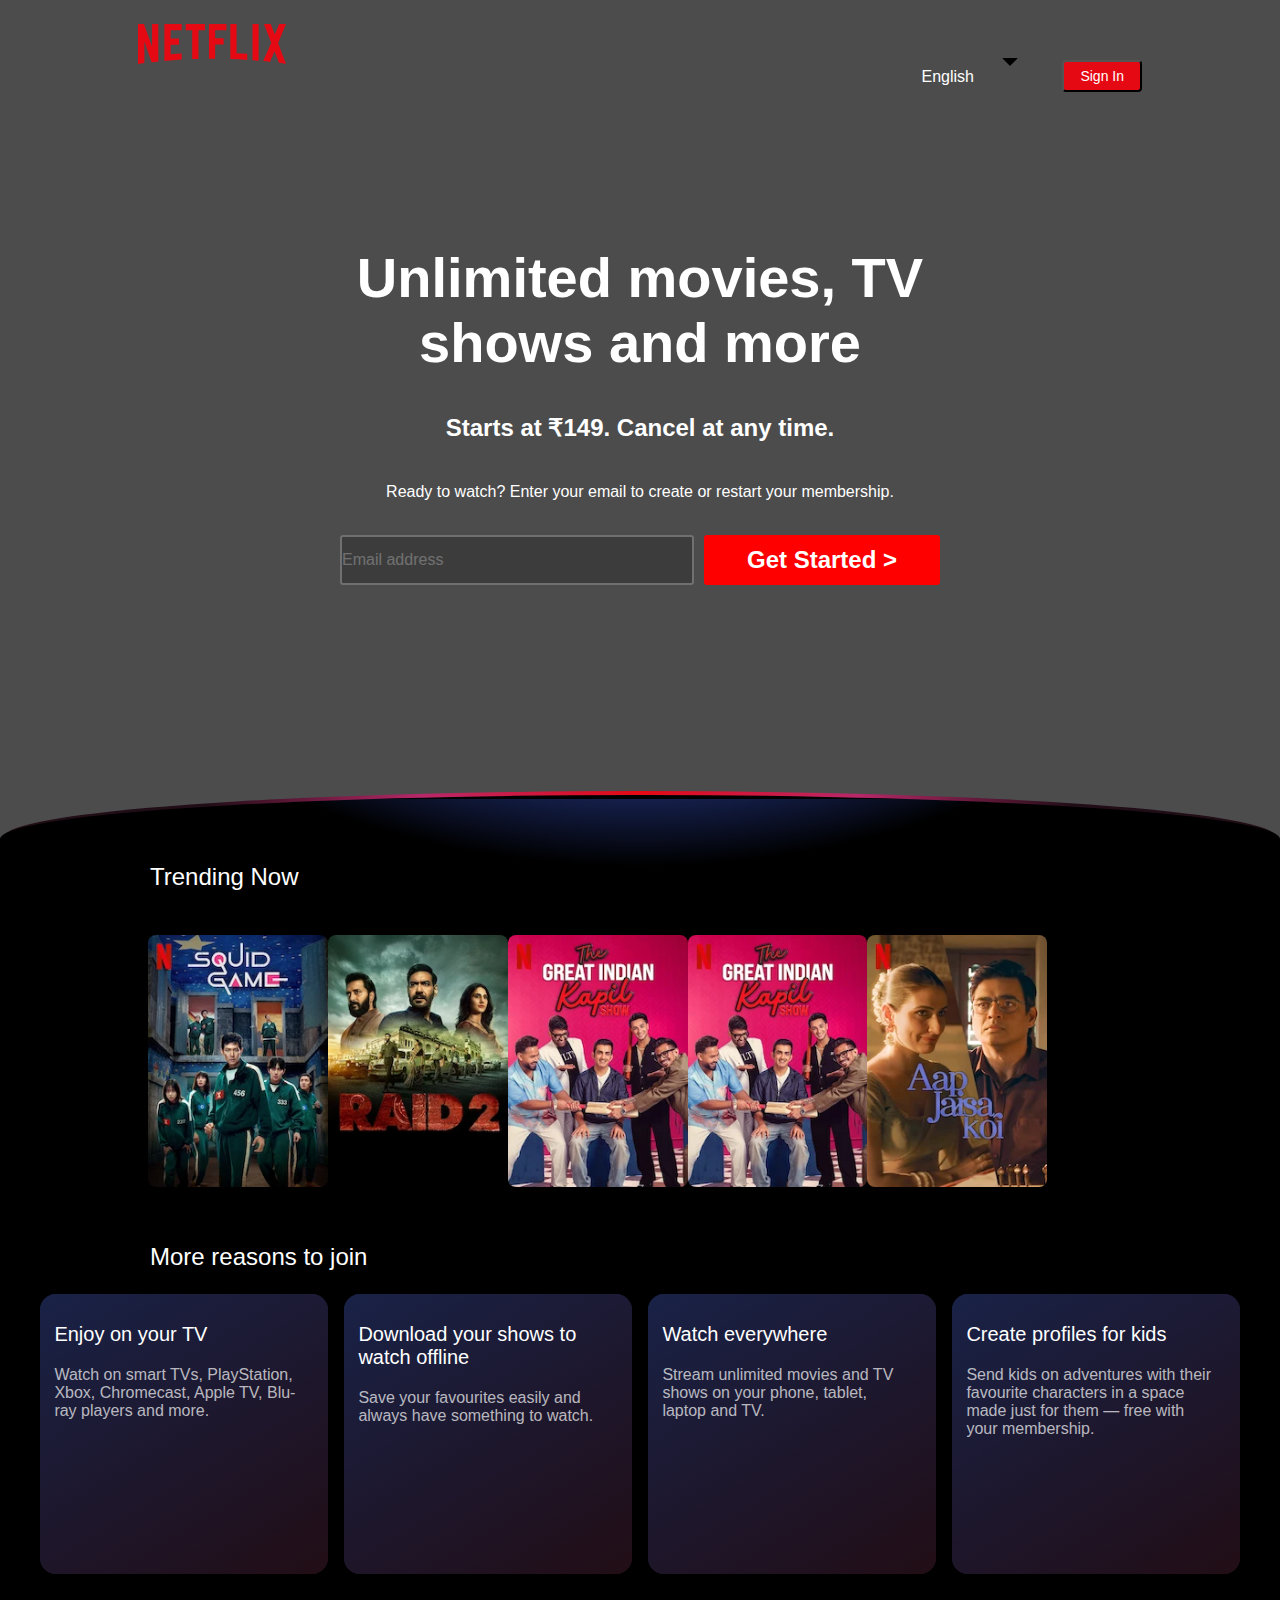
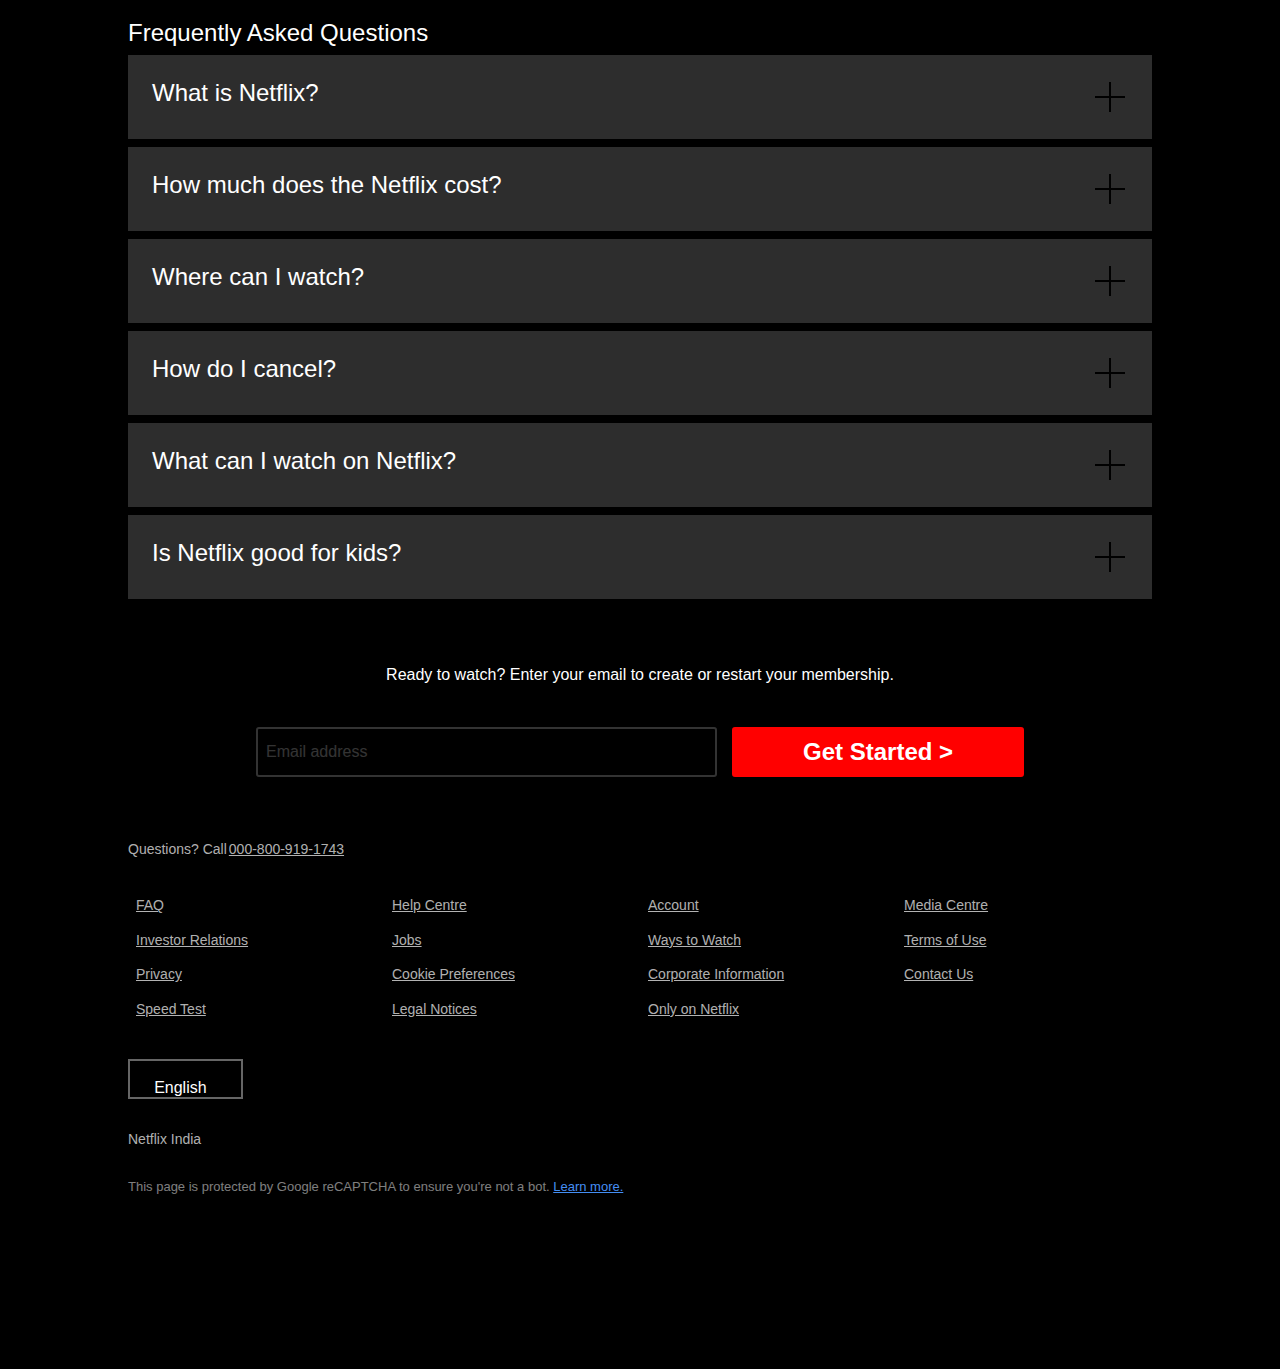
<file: code/index.html>
<!DOCTYPE html>
<html lang="en">

<head>
    <meta charset="UTF-8">
    <meta name="viewport" content="width=device-width, initial-scale=1.0">
    <link rel="stylesheet" href="style.css">
    <title>Netflix India Watch TV Shows Online, Watch Movies Online</title>
</head>

<body>
    <div class="top">

        <nav>
            <img src="../assets\svgs\logo.svg" alt="Netflix logo">
            <div class="button">
                <button id="b1">English <img
                        src="../assets\svgs\carotdown.svg"
                        alt="svg of carotdown" height="6" width="6"></button>
                <button id="b2">Sign In</button>
            </div>
        </nav>

        <div class="blackbox"></div>
        <div class="content">

            <div class="heading">
                <h1>Unlimited movies, TV <P>shows and more</P>
                </h1>
                <h2>Starts at ₹149. Cancel at any time.</h2>
                <h3>Ready to watch? Enter your email to create or restart your membership.</h3>
                <div class="login1">

                    <input type="text" placeholder="Email address">
                    <button type="button">Get Started ></button>
                </div>

            </div>
        </div>

    </div>
    <div class="contmid">
        <div class="middle">

            <div class="partition"></div>
        </div>
    </div>
    <div class="bottom">
        <div class="trend">Trending Now</div>

    </div>
    <div class="card_box">
        <ul class="cards">
            <img src="../assets\images\Squid_game.webp" alt="">
            <img src="../assets\images\RAID@.webp" alt="">
            <img src="../assets\images\Kapils.webp" alt="">
            <img src="../assets\images\Kapils.webp" alt="">
            <img src="../assets\images\Aapjaisakoi.webp" alt="">
        </ul>
    </div>
    <div class="line2">More reasons to join</div>
    <div class="container">
        <div class="guide">
            <ul>
                <li>
                    <div class="feature">
                        <div class="subcont">
                            Enjoy on your TV <p>Watch on smart TVs, PlayStation, Xbox, Chromecast, Apple TV, Blu-ray
                                players and more.</p>
                        </div>
                    </div>
                </li>
                <li>
                    <div class="feature">
                        <div class="subcont">Download your shows to watch offline <p>Save your favourites easily and
                                always have something to watch.</p>
                        </div>
                    </div>
                </li>
                <li>
                    <div class="feature">
                        <div class="subcont">Watch everywhere <p>Stream unlimited movies and TV shows on your phone,
                                tablet, laptop and TV.</p>
                        </div>
                    </div>
                </li>
                <li>
                    <div class="feature">
                        <div class="subcont">Create profiles for kids <p>Send kids on adventures with their favourite
                                characters in a space made just for them — free with your membership.</p>
                        </div>
                    </div>
                </li>
            </ul>
        </div>
    </div>

    <div class="faq_container">

        <div class="faq_box">
            <ul>
                <li>
                    <div class="faq_title">Frequently Asked Questions</div>
                </li>
                <li>
                    <div class="faq">What is Netflix?<img
                            src="../assets\svgs\plusicon.svg"
                            alt=""></div>
                </li>
                <li>
                    <div class="faq">How much does the Netflix cost? <img
                            src="../assets\svgs\plusicon.svg"
                            alt=""></div>
                </li>
                <li>
                    <div class="faq">Where can I watch? <img
                            src="../assets\svgs\plusicon.svg"
                            alt=""></div>
                </li>
                <li>
                    <div class="faq">How do I cancel? <img
                            src="../assets\svgs\plusicon.svg"
                            alt=""></div>
                </li>
                <li>
                    <div class="faq">What can I watch on Netflix? <img
                            src="../assets\svgs\plusicon.svg"
                            alt=""></div>
                </li>
                <li>
                    <div class="faq">Is Netflix good for kids? <img
                            src="../assets\svgs\plusicon.svg"
                            alt=""></div>
                </li>
            </ul>
        </div>
    </div>

    <div class="line3">
        <p>Ready to watch? Enter your email to create or restart your membership.</p>
    </div>
    <div class="login2">
        <input type="text" placeholder="Email address">
        <button type="button">Get Started ></button>
    </div>


    <footer>
        <div class="footer">
            <div class="line4"> Questions? Call <p> 000-800-919-1743</p>
            </div>
            <ul>
                <li><a href="#" target="_blank" rel="noopener noreferrer">FAQ</a></li>
                <li><a href="#" target="_blank" rel="noopener noreferrer">Help Centre</a></li>
                <li><a href="#" target="_blank" rel="noopener noreferrer">Account</a></li>
                <li><a href="#" target="_blank" rel="noopener noreferrer">Media Centre</a></li>
                <li><a href="#" target="_blank" rel="noopener noreferrer">Investor Relations</a></li>
                <li><a href="#" target="_blank" rel="noopener noreferrer">Jobs</a></li>
                <li><a href="#" target="_blank" rel="noopener noreferrer">Ways to Watch</a></li>
                <li><a href="#" target="_blank" rel="noopener noreferrer">Terms of Use</a></li>
                <li><a href="#" target="_blank" rel="noopener noreferrer">Privacy</a></li>
                <li><a href="#" target="_blank" rel="noopener noreferrer">Cookie Preferences</a></li>
                <li><a href="#" target="_blank" rel="noopener noreferrer">Corporate Information</a></li>
                <li><a href="#" target="_blank" rel="noopener noreferrer">Contact Us</a></li>
                <li><a href="#" target="_blank" rel="noopener noreferrer">Speed Test</a></li>
                <li><a href="#" target="_blank" rel="noopener noreferrer">Legal Notices</a></li>
                <li><a href="#" target="_blank" rel="noopener noreferrer">Only on Netflix</a></li>

            </ul>

            <div class="button_end">
                <button type="button">English <img
                        src="../assets\svgs\carotdown.svg"
                        alt="" height="6" width="6"></button>
            </div>
        </div>

        <div class="end">

            <div class="rights">Netflix India</div>
            <div class="warning">This page is protected by Google reCAPTCHA to ensure you're not a bot. <a href="">Learn
                    more.</a></div>
        </div>
    </footer>
</body>

</html>
</file>
<file: code/style.css>
* {
    padding: 0;
    margin: 0;
    box-sizing: border-box;
    /* overflow-x: hidden; */
}

.top {
    margin: 0px;
    padding: 0px;
    background-image: url("https://assets.nflxext.com/ffe/siteui/vlv3/7d2359a4-434f-4efa-9ff3-e9d38a8bde7f/web/IN-en-20250707-TRIFECTA-perspective_4faa9280-a2c5-4e07-aafc-a45ce43fea09_large.jpg");
    object-fit: cover;
    height: 95vh;
    width: 100%;
    position: relative;
    z-index: -1;

}

.top .blackbox {
    position: absolute;
    top: 0;
    height: 95vh;
    width: 100%;
    background-color: black;
    opacity: 0.7;
    z-index: -2;

}

nav {
    margin: auto;
    height: 10vh;
    width: 80%;
    display: flex;
    justify-content: space-between;
    padding: 10px;

}

nav img {
    fill: rgb(229, 9, 20);
    width: 9.25rem;
    height: 2.5rem;
    margin-top: 1.5vh;
}

nav .button {
    margin-top: 1.5vh;
}

.button #b2 {
    width: auto;
    font-family: Netflix Sans, Helvetica Neue, Segoe UI, Roboto, Ubuntu, sans-serif;
    font-size: 0.875rem;
    font-weight: 500;
    min-height: 2rem;
    padding: 0.25rem 1rem;
    border-radius: 0.25rem;
    background: rgb(229, 9, 20);
    color: rgb(255, 255, 255);

}

.button #b1 {
    width: auto;
    font-family: Netflix Sans, Helvetica Neue, Segoe UI, Roboto, Ubuntu, sans-serif;
    font-size: 1rem;
    font-weight: 500;
    min-height: 2rem;
    padding: 0.25rem 1rem;
    border: 0 solid transparent;
    background: transparent;
    color: rgb(255, 255, 255);
}

.button #b1 img {
    width: auto;
    min-height: 2rem;
    padding: 0.25rem 1rem;
    border: 0 solid transparent;
    background: transparent;
}

.heading {
    margin: auto;
    display: grid;
    grid-template-rows: 20vh 8vh 24px 72px;
    grid-template-columns: 1fr 1fr;
    height: 140px;
    width: 600px;
    color: white;
    justify-content: center;
    align-items: center;
    position: relative;
}

.heading h1 {
    /* margin: auto; */
    margin-bottom: 16px;
    position: absolute;
    /* width: 25vw; */
    grid-row: 1/2;
    grid-column: 1/3;
    align-items: center;
    justify-self: center;
    font-family: Netflix Sans, Helvetica Neue, Segoe UI, Roboto, Ubuntu, sans-serif;
    font-size: 3.5rem;
    font-weight: 900;
}

.heading h1 p {
    text-align: center;
}

.heading h2 {
    /* margin: auto; */
    margin-bottom: 32px;
    position: absolute;
    /* width: 40vw; */
    grid-row: 2/3;
    grid-column: 1/3;
    align-items: center;
    justify-self: center;
    font-family: Netflix Sans, Helvetica Neue, Segoe UI, Roboto, Ubuntu, sans-serif;
}

.heading h3 {
    position: absolute;
    /* width: 40vw; */
    grid-row: 3/4;
    grid-column: 1/3;
    align-items: center;
    justify-self: center;
    color: rgb(255, 255, 255);
    font-family: Netflix Sans, Helvetica Neue, Segoe UI, Roboto, Ubuntu, sans-serif;
    font-size: 1rem;
    font-weight: 400;
}

.heading .login1 {
    position: absolute;
    width: 100%;
    grid-row: 4/5;
    align-items: center;
    justify-self: center;
    display: flex;
    grid-column: 1/3;
    justify-content: center;
    gap: 0px 10px;
}

.heading .login1 button {
    position: relative;
    background-color: red;
    color: white;
    border: 2px solid red;
    border-radius: 3px;
    width: 40%;
    height: 50px;
    margin-top: 40px;
    text-align: center;
    font-family: Netflix Sans, Helvetica Neue, Segoe UI, Roboto, Ubuntu, sans-serif;
    font-size: 1.5rem;
    font-weight: 600;
    cursor: pointer;
    /* grid-column: 1/3; */
}

.heading .login1 input {
    position: relative;
    background-color: black;
    opacity: 0.2;
    border: 2px solid white;
    width: 60%;
    height: 50px;
    margin-top: 40px;
    border-radius: 3px;
    cursor: initial;
    /* grid-column: 2/3; */

}

.content {
    margin-top: 12vh;
    height: 200px;
    width: 100%;
    display: flex;
    justify-content: center;
    align-items: center;

}

.heading .login1 input::placeholder {
    color: rgba(255, 255, 255, 1);
    font-family: Netflix Sans, Helvetica Neue, Segoe UI, Roboto, Ubuntu, sans-serif;
    font-size: 1rem;
    font-weight: 400;
}

.contmid {
    height: 3rem;
    width: 100%;
    position: relative;
    background: black;
}

.middle {
    position: absolute;
    height: 5.5rem;
    width: 100%;
    box-sizing: border-box;
    /* position: absolute; */
    /* height: 100%; */
    top: -60px;
    bottom: 0px;
    /* margin: auto; */
    display: flex;
    /* align-items: center; */
    border: solid .25rem transparent;
    border-top-left-radius: 50% 50%;
    border-top-right-radius: 50% 50%;
    border-bottom: none;
    background: radial-gradient(50% 500% at 50% -420%, rgba(64, 97, 231, 0.4) 80%, rgba(0, 0, 0, 0.1) 100%), black;
    /* border: 2px solid blue; */
}

.middle .partition {
    content: '';
    position: absolute;
    height: auto;
    width: 100%;
    top: -4px;
    right: 0;
    bottom: 0;
    left: 0;
    z-index: -1;
    margin-top: -.25rem;
    border-radius: inherit;

    background: linear-gradient(to right, rgba(33, 13, 22, 1) 16%, rgba(184, 40, 105, 1), rgba(229, 9, 20, 1), rgba(184, 40, 105, 1), rgba(33, 13, 22, 1) 84%);
}

.bottom {
    height: 60px;
    ;
    width: 100%;
    background: black;
    position: relative;
    /* border: 2px solid rgb(255, 72, 0); */
}

.bottom .trend {
    display: flex;
    position: absolute;
    top: -40px;
    left: 150px;
    color: white;
    font-family: Netflix Sans, Helvetica Neue, Segoe UI, Roboto, Ubuntu, sans-serif;
    font-size: 1.5rem;
    font-weight: 500;
}

.card_box {
    height: 280px;
    width: 100%;
    background-color: black;
    position: relative;
    white-space: nowrap;


}

.card_box .cards {
    margin: 0px 148px;
    height: 252px;
    width: 70%;
    bottom: 28px;
    background-color: black;
    position: relative;
    display: flex;
    justify-content: space-around;
    scrollbar-width: none;


}

.card_box img {
    height: 252px;
    width: 180px;
    /* position: absolute; */
    border-radius: 0.5rem;
    cursor: pointer;
}

.container {
    height: 328px;
    width: 100%;
    background-color: black;
    position: relative;
    /* border: 2px solid rgb(90, 6, 246); */
}

.container .guide {
    height: 328px;
    width: 100%;
    max-width: 1200px;
    /* border: 1px solid rgb(231, 23, 23); */
    /* background-color: black; */
    margin: auto;
    display: flex;
    /* position: relative; */
}

.line2 {
    height: auto;
    width: 100%;
    background: black;
    font-size: 1.5rem;
    font-weight: 500;
    color: white;
    font-family: Netflix Sans, Helvetica Neue, Segoe UI, Roboto, Ubuntu, sans-serif;
    padding-left: 150px;
}

.guide ul {
    margin: 23.2px 0px;
    display: flex;
    justify-content: space-between;
    list-style: none;
    gap: 16px;
    /* or any value */
    justify-content: flex-start;
    /* to avoid auto-stretching */
    padding: 0;
}

.guide ul div {
    background: linear-gradient(149deg, #192247 0%, #210e17 96.86%);
    height: 280px;
    width: 288px;
    border: none;
    border-radius: 1rem;
    position: relative;

}

.guide .feature .subcont {
    font-size: 1.25rem;
    font-weight: 500;
    color: white;
    font-family: Netflix Sans, Helvetica Neue, Segoe UI, Roboto, Ubuntu, sans-serif;
    text-align: left;
    padding: 10% 8% 5% 5%;
}

.subcont p {
    color: rgba(255, 255, 255, 0.7);
    font-family: Netflix Sans, Helvetica Neue, Segoe UI, Roboto, Ubuntu, sans-serif;
    font-size: 1rem;
    font-weight: 400;
    margin-top: 8%;
}

.faq_container {
    height: auto;
    width: 100%;
    display: flex;
    flex-direction: column;
    background: black;
    position: relative;
}

.faq_box {
    margin: auto;
    height: 100%;
    width: 80%;
    background: black;
}

.faq_box ul {
    display: flex;
    flex-direction: column;
    justify-content: space-between;
    gap: 0.5rem;
}

.faq_box .faq_title {
    font-size: 1.5rem;
    font-weight: 500;
    color: white;
    font-family: Netflix Sans, Helvetica Neue, Segoe UI, Roboto, Ubuntu, sans-serif;
    margin-top: 2%;
}

.faq_box .faq {
    padding: 1.5rem;
    background-color: rgb(45, 45, 45);
    font-size: 1.5rem;
    font-weight: 500;
    color: white;
    font-family: Netflix Sans, Helvetica Neue, Segoe UI, Roboto, Ubuntu, sans-serif;
    display: flex;
    justify-content: space-between;
}

.faq_box .faq img {
    cursor: pointer;
    color: white;
}

.line3 {
    background: black;
    padding-top: 4rem;
    height: auto;
    width: 100%
}

.line3 p {
    text-align: center;
    padding: 0rem 1rem;
    color: rgb(255, 255, 255);
    font-family: Netflix Sans, Helvetica Neue, Segoe UI, Roboto, Ubuntu, sans-serif;
    font-weight: 400;
    line-height: 1.5;
}

.login2 {
    height: auto;
    width: 100%;
    background-color: black;
    padding: 0rem 20vw;
    display: flex;
    align-items: center;
    justify-content: space-between;
}

.login2 button {
    position: relative;
    background-color: red;
    color: white;
    border: 2px solid red;
    border-radius: 3px;
    width: 38%;
    height: 50px;
    margin-top: 40px;
    text-align: center;
    font-family: Netflix Sans, Helvetica Neue, Segoe UI, Roboto, Ubuntu, sans-serif;
    font-size: 1.5rem;
    font-weight: 600;
    cursor: pointer;
}

.login2 input {
    position: relative;
    background-color: black;
    opacity: 0.2;
    border: 2px solid white;
    width: 60%;
    height: 50px;
    margin-top: 40px;
    border-radius: 3px;
    cursor: initial;

}

.login2 input::placeholder {
    color: rgba(255, 255, 255, 1);
    font-family: Netflix Sans, Helvetica Neue, Segoe UI, Roboto, Ubuntu, sans-serif;
    font-size: 1rem;
    font-weight: 400;
    padding: 0.5rem;
}

.footer {
    height: auto;
    position: relative;
    width: 100%;
    background-color: black;
    padding-top: 2rem;
}

.footer ul {
    margin: auto;
    margin-top: 2rem;
    width: 80%;
    display: flex;
    flex-direction: row;
    flex-wrap: wrap;
    list-style: none;

}

.footer .line4 {
    margin: auto;
    margin-top: 2rem;
    width: 80%;
    display: flex;
    align-items: left;
    color: rgba(255, 255, 255, 0.7);
    font-family: Netflix Sans, Helvetica Neue, Segoe UI, Roboto, Ubuntu, sans-serif;
    font-size: 0.875rem;
    font-weight: 500;
}

.footer .line4 p {
    text-decoration: underline;
    margin-left: 2px;
    cursor: pointer;
}

.footer ul li {
    color: white;
    font-family: Netflix Sans, Helvetica Neue, Segoe UI, Roboto, Ubuntu, sans-serif;
    font-size: 0.875rem;
    font-weight: 500;
    margin-bottom: 0.15rem;
    width: 25%;
    /* 100% of parent / 4 = 25% */
    box-sizing: border-box;
    padding: 0.5rem;
    text-align: left;
}

.footer ul li a {
    color: rgba(255, 255, 255, 0.7);
    cursor: pointer;
    /* text-decoration: none; */
}

.button_end {
    background-color: black;
    height: auto;
    padding-left: 10%;
    margin-top: 2rem;
    padding-top: 0px;
}

.button_end button {
    margin-top: 0px;
    padding-top: 0px;
    font-family: Netflix Sans, Helvetica Neue, Segoe UI, Roboto, Ubuntu, sans-serif;
    font-size: 1rem;
    font-weight: 500;
    height: auto;
    width: 10%;
    /* min-height: 2rem; */
    /* padding: 0.25rem 1rem; */
    background: transparent;
    color: rgb(255, 255, 255);
    border: 2px solid rgba(255, 255, 255, 0.4);
    /* text-align: center; */
    /* margin: auto; */
}

.button_end button img {
    /* width: auto; */
    min-height: 2rem;
    /* padding: 0.25rem 1rem; */
    border: 0 solid transparent;

}

.end {
    background-color: black;
    height: 30vh;
    width: 100%;
    padding-top: 2rem;
}

.end .rights {
    color: rgba(255, 255, 255, 0.7);
    font-family: Netflix Sans, Helvetica Neue, Segoe UI, Roboto, Ubuntu, sans-serif;
    font-size: 0.875rem;
    font-weight: 500;
    padding-left: 10%;
}

.end .warning {
    padding-top: 2rem;
    color: rgba(255, 255, 255, 0.5);
    font-family: Netflix Sans, Helvetica Neue, Segoe UI, Roboto, Ubuntu, sans-serif;
    font-size: 0.8125rem;
    font-weight: 400;
    padding-left: 10%;
}

.end .warning a {
    color: rgb(68, 142, 244);
}


/* media queries for responsiveness */
@media (max-width: 768px) {
  nav {
    flex-direction: column;
    align-items: center;
  }

  .heading {
    width: 90%;
    grid-template-columns: 1fr;
  }

  .card_box .cards {
    margin: 0;
    overflow-x: scroll;
    width: 100%;
  }

  .guide ul {
    flex-direction: column;
    align-items: center;
  }

  .login1, .login2 {
    flex-direction: column;
    padding: 0 1rem;
  }

  .login1 input, .login2 input,
  .login1 button, .login2 button {
    width: 100%;
    margin-top: 0.5rem;
  }

  .footer ul li {
    width: 50%;
  }

  .button_end button {
    width: auto;
  }
}
</file>
